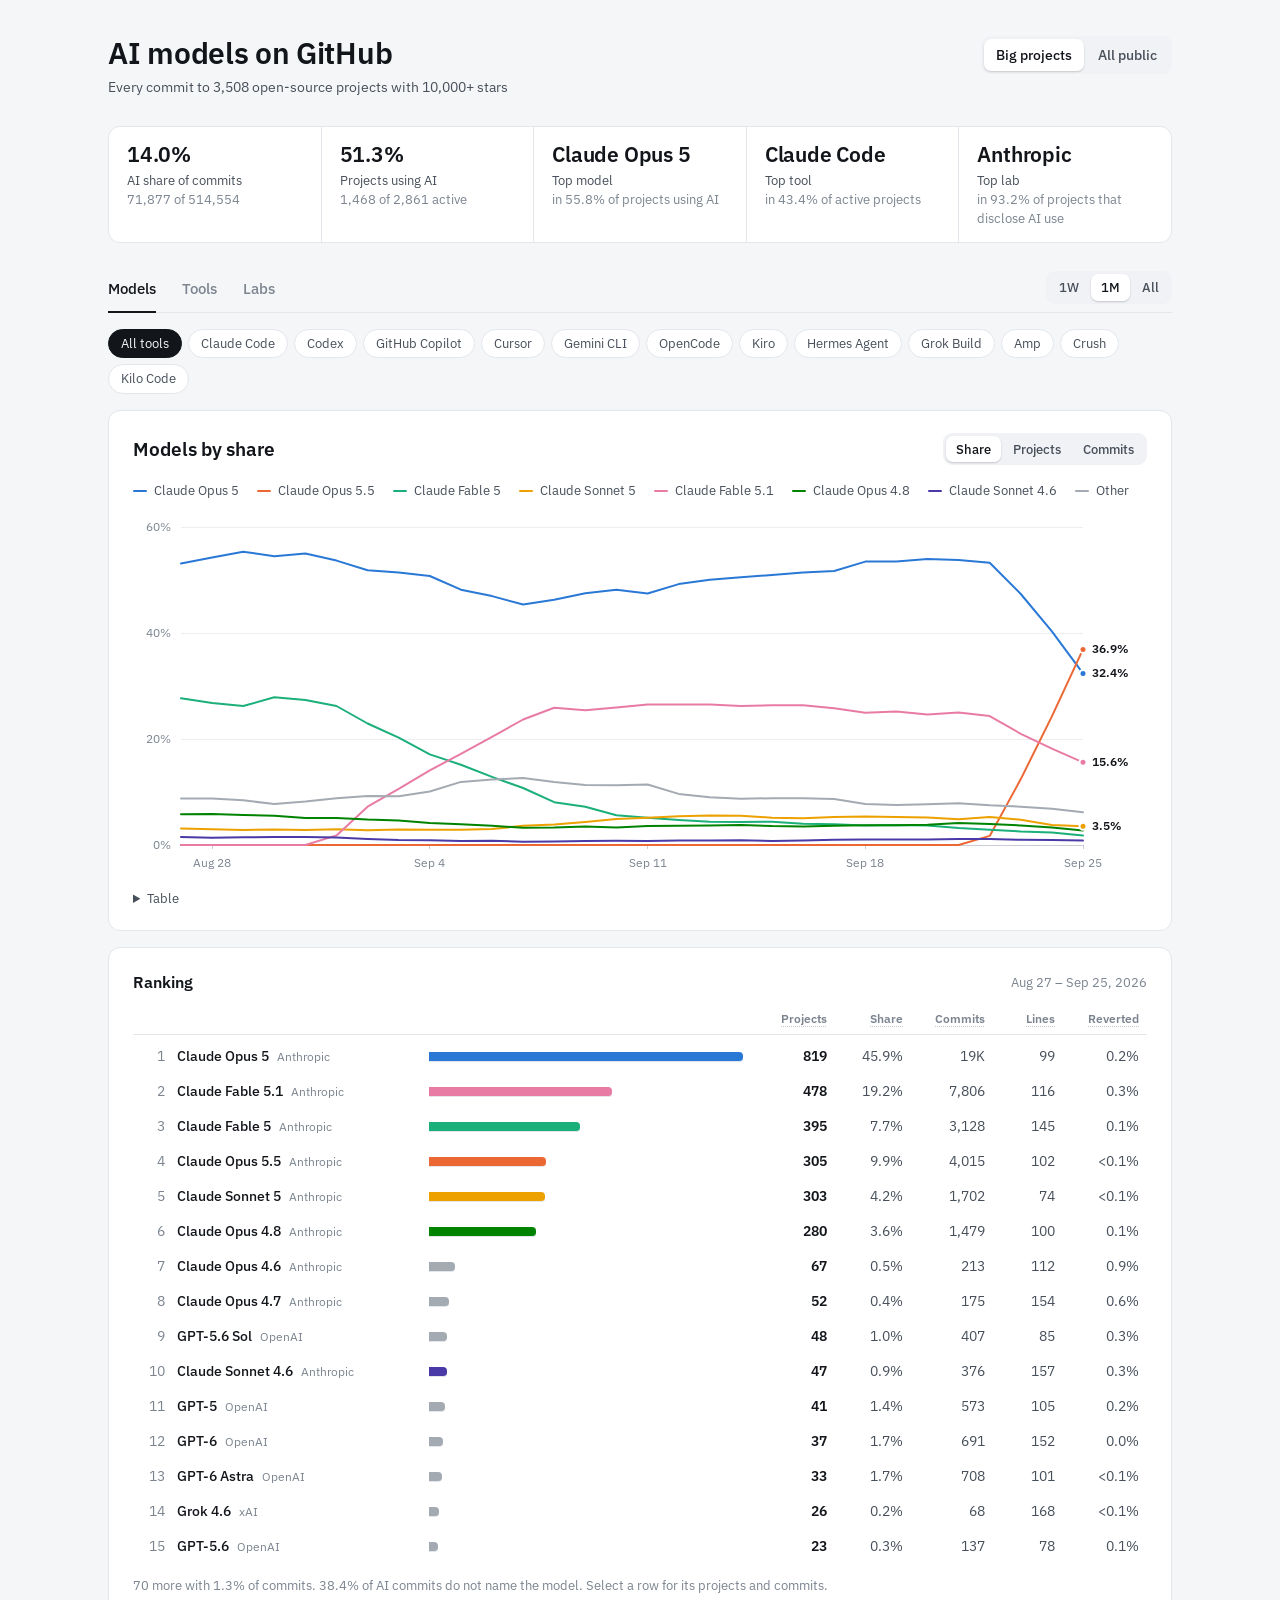
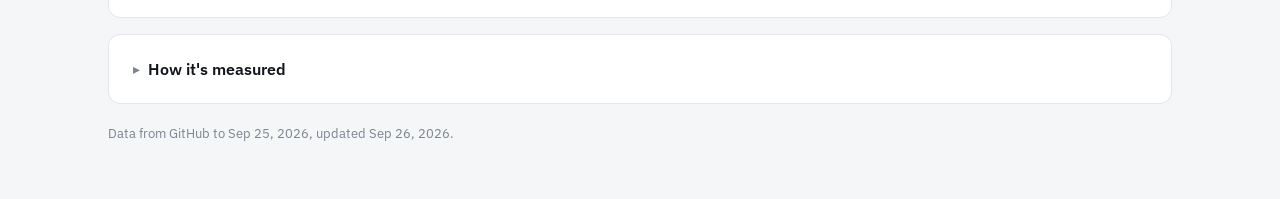
<file: index.html>
<!doctype html>
<html lang="en">
<head>
  <meta charset="utf-8">
  <meta name="viewport" content="width=device-width, initial-scale=1">
  <title>AI models on GitHub</title>
  <link rel="preconnect" href="https://fonts.googleapis.com">
  <link rel="preconnect" href="https://fonts.gstatic.com" crossorigin>
  <link rel="stylesheet" href="https://fonts.googleapis.com/css2?family=IBM+Plex+Sans:wght@400;500;600&display=swap">
  <link rel="stylesheet" href="style.css">
</head>
<body>
  <div class="page">
    <header class="top">
      <div>
        <h1>AI models on GitHub</h1>
        <p class="scope" id="scope"></p>
      </div>
      <div class="seg" id="mode" role="group" aria-label="Repositories"></div>
    </header>

    <section class="figures" id="figures" aria-label="Key figures"></section>

    <div class="bar">
      <nav class="tabs" id="view" role="tablist" aria-label="Group by"></nav>
      <div class="seg small" id="frame" role="group" aria-label="Period"></div>
    </div>
    <div class="chips" id="tool" role="group" aria-label="Tool"></div>

    <section class="panel hero">
      <div class="panel-head">
        <h2 id="chart-title"></h2>
        <div class="seg small" id="measure" role="group" aria-label="Measure"></div>
      </div>
      <ul class="legend" id="legend"></ul>
      <div class="chart" id="chart"></div>
      <details class="more">
        <summary>Table</summary>
        <div class="table-wrap"><table id="table"></table></div>
      </details>
    </section>

    <section class="panel">
      <div class="panel-head">
        <h2>Ranking</h2>
        <span class="period" id="period"></span>
      </div>
      <div class="board" id="board" role="table" aria-label="Ranking"></div>
      <p class="note" id="note"></p>
    </section>

    <details class="panel method">
      <summary><h2>How it's measured</h2></summary>
      <ul>
        <li>An AI coding tool leaves a trace in the commit: its signature (<code>Co-authored-by: Claude Opus 5</code>), or a line the author writes on purpose (<code>Assisted-by: Codex (GPT-5)</code>, <code>Model: GPT-6. Harness: Codex.</code> in the pull request).</li>
        <li><b>Big projects</b>: every active public repository with 10,000+ stars that contains code. Every commit on the default branch is read, with the description of its pull request. Bots other than AI agents are left out.</li>
        <li><b>All public</b>: GitHub commit search over all public repositories, estimated from samples.</li>
        <li>Each point of the chart covers the 7 days ending that day, so a new model shows within days. Data runs to the last complete day (UTC).</li>
        <li><b>All tools</b> ranks every model any tool names. Tools name models differently: Claude Code always, Codex only when the author does, Cursor and Copilot never, so the ranking within one tool is the fair one.</li>
        <li>Labs are compared only in projects that disclose AI use on purpose, where tools that do not sign are visible too.</li>
        <li>Lines: median lines changed per commit. Reverted: share of commits reverted later.</li>
      </ul>
    </details>

    <footer class="foot" id="footer"></footer>
  </div>
  <div class="tooltip" id="tooltip" role="status" hidden></div>
  <script src="data.js"></script>
  <script src="app.js"></script>
</body>
</html>
</file>
<file: style.css>
/* Tokens live on :root so everything, the floating tooltip included, sees them. */
:root {
  color-scheme: light;
  --page: #f5f6f8;
  --surface: #ffffff;
  --raised: #f0f2f5;
  --hairline: #e3e6eb;
  --grid: #eceef2;
  --axis: #c9ced6;
  --ink: #12151a;
  --ink-2: #474f5a;
  --muted: #7b848f;
  --wash: rgba(18, 21, 26, 0.045);
  --other: #a4aab2;
  --shadow: 0 8px 28px rgba(18, 21, 26, 0.14);
  --s1: #2a78d6; --s2: #eb6834; --s3: #1baf7a; --s4: #eda100;
  --s5: #e87ba4; --s6: #008300; --s7: #4a3aa7;
  --font: "IBM Plex Sans", system-ui, -apple-system, "Segoe UI", sans-serif;
}
@media (prefers-color-scheme: dark) {
  :root {
    color-scheme: dark;
    --page: #0e1013;
    --surface: #16191e;
    --raised: #1e2228;
    --hairline: #262b32;
    --grid: #21252b;
    --axis: #3a4048;
    --ink: #eef1f4;
    --ink-2: #b3bbc5;
    --muted: #7f8893;
    --wash: rgba(238, 241, 244, 0.05);
    --other: #5c646e;
    --shadow: 0 10px 32px rgba(0, 0, 0, 0.5);
    --s1: #3987e5; --s2: #d95926; --s3: #199e70; --s4: #c98500;
    --s5: #d55181; --s6: #008300; --s7: #9085e9;
  }
}

* { box-sizing: border-box; }
html, body { margin: 0; background: var(--page); }
body { font: 14px/1.5 var(--font); color: var(--ink); -webkit-font-smoothing: antialiased; }
a { color: inherit; }
:focus-visible { outline: 2px solid var(--s1); outline-offset: 2px; }

.page { max-width: 1120px; margin: 0 auto; padding: 36px 28px 56px; }

/* ---------- header ---------- */
.top { display: flex; flex-wrap: wrap; align-items: flex-start; justify-content: space-between; gap: 16px 24px; margin-bottom: 28px; }
h1 { font-size: 30px; line-height: 1.15; font-weight: 600; letter-spacing: -0.01em; margin: 0; }
.scope { margin: 6px 0 0; color: var(--ink-2); font-size: 14px; }
h2 { font-size: 16px; font-weight: 600; margin: 0; }

.seg { display: inline-flex; padding: 3px; gap: 2px; background: var(--raised); border-radius: 9px; }
.seg button {
  font: inherit; font-size: 13.5px; font-weight: 500; color: var(--ink-2); background: none; border: 0;
  padding: 6px 12px; border-radius: 7px; cursor: pointer; white-space: nowrap;
}
.seg.small button { font-size: 12.5px; padding: 4px 10px; }
.seg button:hover { color: var(--ink); }
.seg button[aria-pressed="true"] { background: var(--surface); color: var(--ink); box-shadow: 0 1px 2px rgba(0, 0, 0, 0.18); }
.seg:empty { display: none; }

/* ---------- key figures: one strip, cells split by hairlines ---------- */
.figures {
  display: grid; grid-template-columns: repeat(var(--n, 5), 1fr); gap: 1px;
  background: var(--hairline); border: 1px solid var(--hairline); border-radius: 12px; margin-bottom: 28px; overflow: hidden;
}
.figure { padding: 14px 18px; background: var(--surface); min-width: 0; }
.figure .value { font-size: 21px; line-height: 1.25; font-weight: 600; letter-spacing: -0.01em; overflow-wrap: anywhere; }
.figure .label { color: var(--ink-2); font-size: 13px; margin-top: 4px; }
.figure .sub { color: var(--muted); font-size: 12.5px; }

/* ---------- view tabs, period and tool chips ---------- */
.bar { display: flex; flex-wrap: wrap; align-items: flex-end; justify-content: space-between; gap: 12px; border-bottom: 1px solid var(--hairline); margin-bottom: 16px; }
.bar .seg { margin-bottom: 8px; }
.tabs { display: flex; gap: 26px; }
.tabs button {
  font: inherit; font-size: 15px; font-weight: 500; color: var(--muted); background: none; border: 0;
  padding: 0 0 10px; margin-bottom: -1px; border-bottom: 2px solid transparent; cursor: pointer;
}
.tabs button:hover { color: var(--ink); }
.tabs button[aria-selected="true"] { color: var(--ink); border-bottom-color: var(--ink); }
.chips { display: flex; flex-wrap: wrap; gap: 6px; margin-bottom: 16px; }
.chips[hidden] { display: none; }
.chips button {
  font: inherit; font-size: 13px; color: var(--ink-2); background: var(--surface); cursor: pointer;
  border: 1px solid var(--hairline); border-radius: 999px; padding: 4px 12px;
}
.chips button:hover { color: var(--ink); border-color: var(--axis); }
.chips button[aria-pressed="true"] { color: var(--page); background: var(--ink); border-color: var(--ink); }

/* ---------- panels ---------- */
.panel { background: var(--surface); border: 1px solid var(--hairline); border-radius: 12px; padding: 22px 24px; margin-bottom: 16px; }
.panel-head { display: flex; flex-wrap: wrap; align-items: center; justify-content: space-between; gap: 12px; margin-bottom: 16px; }
.hero h2 { font-size: 19px; }
.period { color: var(--muted); font-size: 13px; }
.controls { display: flex; flex-wrap: wrap; gap: 8px; }
.note { color: var(--muted); font-size: 12.5px; margin: 12px 0 0; }
.note:empty { display: none; }

/* ---------- ranking ---------- */
.board { font-variant-numeric: tabular-nums; }
.board .row {
  display: grid; grid-template-columns: 24px minmax(150px, 240px) minmax(80px, 1fr) 70px 70px;
  gap: 12px; align-items: center; padding: 7px 8px; border-radius: 8px;
}
.board.big .row { grid-template-columns: 24px minmax(150px, 240px) minmax(80px, 1fr) 72px 64px 70px 58px 72px; }
.board .row.head { color: var(--muted); font-size: 12px; padding-top: 0; padding-bottom: 6px; border-bottom: 1px solid var(--hairline); border-radius: 0; margin-bottom: 4px; }
.board .row.head span[title] { cursor: help; text-decoration: underline dotted var(--axis); text-underline-offset: 3px; }
.board .row.item.open, .board.big .row.item:hover { background: var(--wash); }
.board.big .row.item { cursor: pointer; }
.board .row.base { color: var(--ink-2); border-top: 1px solid var(--hairline); border-radius: 0; margin-top: 6px; padding-top: 11px; }
.board .row.base + .row.base { border-top: 0; margin-top: 0; padding-top: 7px; }
.board .rank { color: var(--muted); text-align: right; }
.board .name { display: flex; align-items: baseline; gap: 8px; min-width: 0; font-weight: 500; }
.board .name span:first-child { white-space: nowrap; overflow: hidden; text-overflow: ellipsis; }
.board .lab { color: var(--muted); font-size: 12px; font-weight: 400; white-space: nowrap; }
.board .track { height: 10px; }
.board .bar { height: 10px; border-radius: 0 4px 4px 0; min-width: 2px; }
.board .num { text-align: right; font-weight: 600; }
.board .dim { text-align: right; color: var(--ink-2); }
.drill {
  margin: 2px 8px 10px 44px; padding: 10px 14px; border-radius: 8px; background: var(--raised);
  display: grid; grid-template-columns: minmax(180px, 1.4fr) 90px 1fr; gap: 4px 16px; font-size: 13px;
}
.drill .repo { color: var(--ink); text-decoration: none; font-weight: 500; overflow: hidden; text-overflow: ellipsis; white-space: nowrap; }
.drill .repo:hover { text-decoration: underline; }
.drill .count { color: var(--ink-2); text-align: right; font-variant-numeric: tabular-nums; }
.drill .shas { display: flex; gap: 10px; }
.drill .shas a { color: var(--muted); font-variant-numeric: tabular-nums; }
.drill .shas a:hover { color: var(--ink); }

/* ---------- history ---------- */
.legend { list-style: none; display: flex; flex-wrap: wrap; gap: 6px 18px; margin: 0 0 14px; padding: 0; color: var(--ink-2); font-size: 13px; }
.legend li { display: flex; align-items: center; gap: 7px; }
.legend .key { width: 14px; height: 2.5px; border-radius: 2px; }
.legend .key.rect { height: 10px; width: 10px; border-radius: 2px; }
.chart { position: relative; }
.chart svg { display: block; width: 100%; overflow: visible; }
.chart text { fill: var(--muted); font: 12px var(--font); font-variant-numeric: tabular-nums; }
.chart .end { fill: var(--ink); font-weight: 600; }
.chart .grid { stroke: var(--grid); stroke-width: 1; shape-rendering: crispEdges; }
.chart .base { stroke: var(--axis); stroke-width: 1; shape-rendering: crispEdges; }
.chart .tick { stroke: var(--axis); stroke-width: 1; shape-rendering: crispEdges; }
.chart .line { fill: none; stroke-width: 2; stroke-linejoin: round; stroke-linecap: round; }
.chart .cross { stroke: var(--axis); stroke-width: 1; shape-rendering: crispEdges; }
.chart .dot { stroke: var(--surface); stroke-width: 2; }
.chart .hit { cursor: crosshair; }
.chart .hit:focus { outline: none; }

.tooltip {
  position: fixed; z-index: 10; pointer-events: none; min-width: 220px; max-width: 320px;
  background: var(--raised); color: var(--ink); border: 1px solid var(--hairline); border-radius: 10px;
  box-shadow: var(--shadow); padding: 10px 12px; font: 13px/1.45 var(--font);
}
.tooltip .head { color: var(--ink); font-weight: 600; margin-bottom: 6px; }
.tooltip .row { display: grid; grid-template-columns: 14px 64px 1fr; gap: 8px; align-items: center; }
.tooltip .key { width: 12px; height: 2.5px; border-radius: 2px; }
.tooltip b { font-weight: 600; text-align: right; font-variant-numeric: tabular-nums; }
.tooltip .row span:last-child { color: var(--ink-2); white-space: nowrap; overflow: hidden; text-overflow: ellipsis; }
.tooltip .more { color: var(--muted); margin-top: 4px; }

.more { margin-top: 14px; }
.more summary { cursor: pointer; color: var(--ink-2); font-size: 13px; }
.table-wrap { max-height: 360px; overflow: auto; margin-top: 10px; }
table { border-collapse: collapse; font-size: 12.5px; font-variant-numeric: tabular-nums; width: 100%; }
th, td { padding: 5px 10px; text-align: right; border-bottom: 1px solid var(--grid); white-space: nowrap; }
th:first-child, td:first-child { text-align: left; }
thead th { position: sticky; top: 0; background: var(--surface); color: var(--ink-2); font-weight: 600; }

/* ---------- method and footer ---------- */
.method summary { list-style: none; display: flex; align-items: center; gap: 8px; cursor: pointer; }
.method summary::-webkit-details-marker { display: none; }
.method summary::before { content: "▸"; color: var(--muted); transition: transform 0.15s; }
.method[open] summary::before { transform: rotate(90deg); }
.method summary h2 { display: inline; }
.method ul { margin: 14px 0 0; padding-left: 20px; color: var(--ink-2); max-width: 78ch; }
.method li { margin: 6px 0; }
.method code { font-size: 12.5px; color: var(--ink); background: var(--raised); padding: 1px 5px; border-radius: 4px; }
.foot { color: var(--muted); font-size: 12.5px; margin-top: 20px; }

@media (max-width: 800px) {
  .page { padding: 24px 16px 40px; }
  h1 { font-size: 24px; }
  .panel { padding: 18px 16px; }
  .figures { grid-template-columns: 1fr 1fr; }
  .figure:last-child:nth-child(odd) { grid-column: 1 / -1; }
  .figure { padding: 14px 16px; }
  .figure .value { font-size: 21px; }
  .board .row, .board.big .row { grid-template-columns: 20px minmax(110px, 1fr) minmax(50px, 0.8fr) 64px; gap: 8px; }
  .board .row > :nth-child(n+5) { display: none; }
  .drill { margin-left: 8px; grid-template-columns: 1fr auto; }
  .drill .shas { display: none; }
}
@media (prefers-reduced-motion: reduce) {
  * { transition: none !important; }
}
</file>
